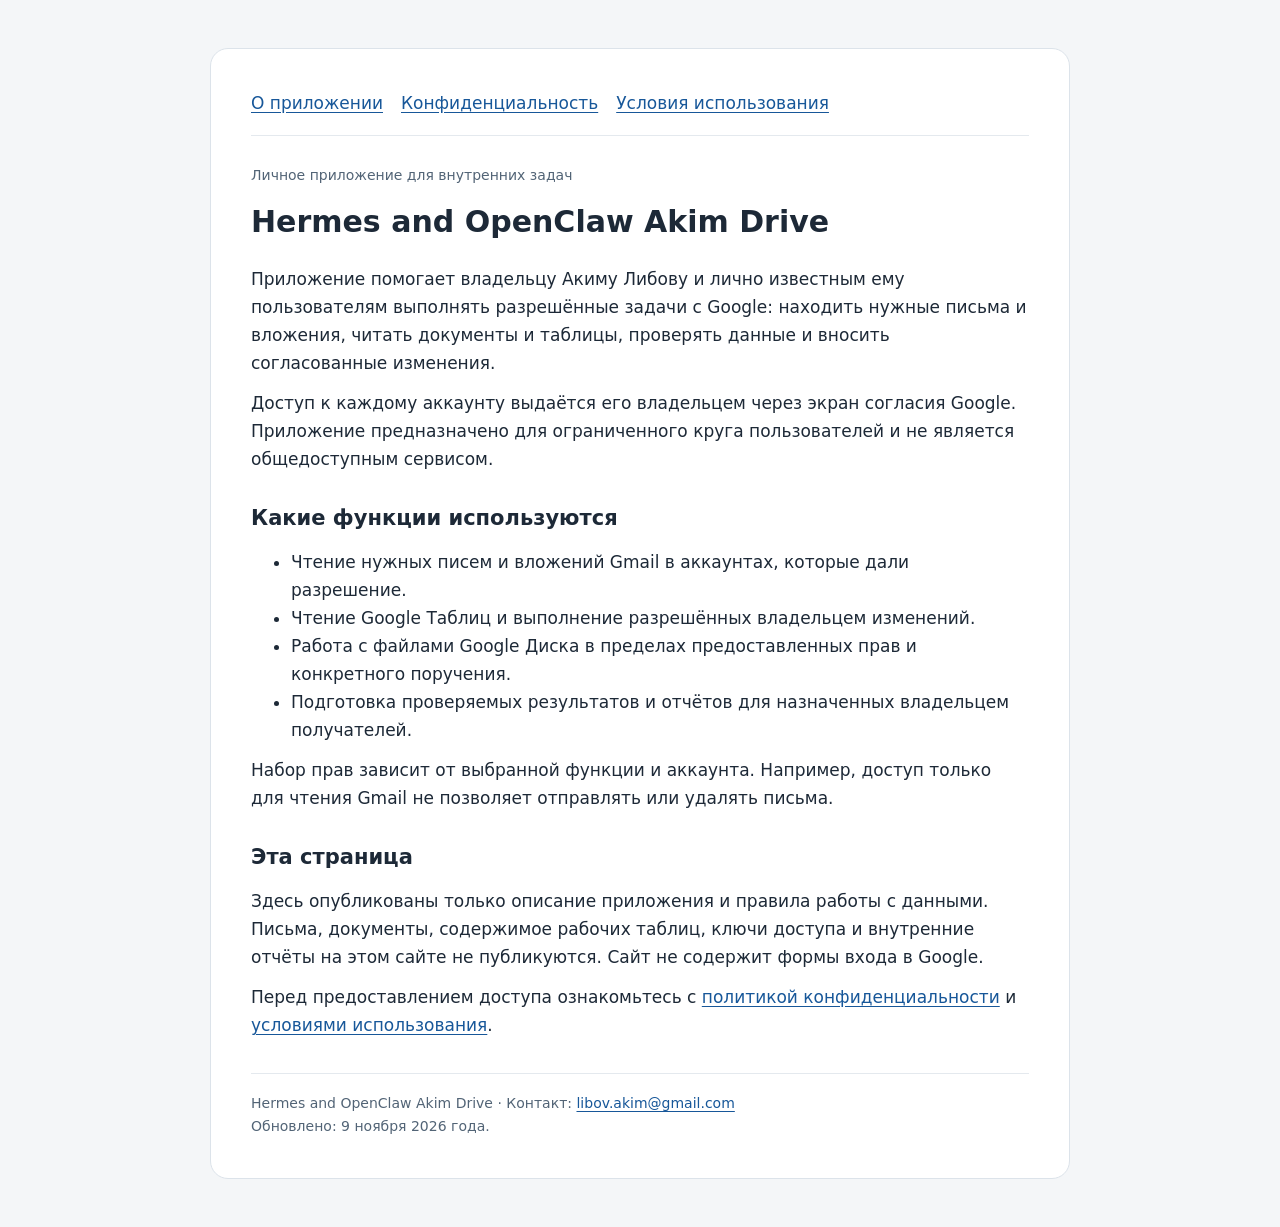
<file: index.html>
<!doctype html><html lang="ru"><head><meta charset="utf-8"><meta name="viewport" content="width=device-width,initial-scale=1"><meta name="description" content="Информация о внутреннем приложении Hermes and OpenClaw Akim Drive и его работе с данными Google."><title>О приложении · Hermes and OpenClaw Akim Drive</title><link rel="stylesheet" href="style.css"></head><body><main><nav aria-label="Разделы"><a href="./">О приложении</a><a href="privacy.html">Конфиденциальность</a><a href="terms.html">Условия использования</a></nav><p class="eyebrow">Личное приложение для внутренних задач</p><h1>Hermes and OpenClaw Akim Drive</h1><p>Приложение помогает владельцу Акиму Либову и лично известным ему пользователям выполнять разрешённые задачи с Google: находить нужные письма и вложения, читать документы и таблицы, проверять данные и вносить согласованные изменения.</p><p>Доступ к каждому аккаунту выдаётся его владельцем через экран согласия Google. Приложение предназначено для ограниченного круга пользователей и не является общедоступным сервисом.</p><h2>Какие функции используются</h2><ul><li>Чтение нужных писем и вложений Gmail в аккаунтах, которые дали разрешение.</li><li>Чтение Google Таблиц и выполнение разрешённых владельцем изменений.</li><li>Работа с файлами Google Диска в пределах предоставленных прав и конкретного поручения.</li><li>Подготовка проверяемых результатов и отчётов для назначенных владельцем получателей.</li></ul><p>Набор прав зависит от выбранной функции и аккаунта. Например, доступ только для чтения Gmail не позволяет отправлять или удалять письма.</p><h2>Эта страница</h2><p>Здесь опубликованы только описание приложения и правила работы с данными. Письма, документы, содержимое рабочих таблиц, ключи доступа и внутренние отчёты на этом сайте не публикуются. Сайт не содержит формы входа в Google.</p><p>Перед предоставлением доступа ознакомьтесь с <a href="privacy.html">политикой конфиденциальности</a> и <a href="terms.html">условиями использования</a>.</p><footer>Hermes and OpenClaw Akim Drive · Контакт: <a href="mailto:libov.akim@gmail.com">libov.akim@gmail.com</a><br>Обновлено: 9 ноября 2026 года.</footer></main></body></html>
</file>
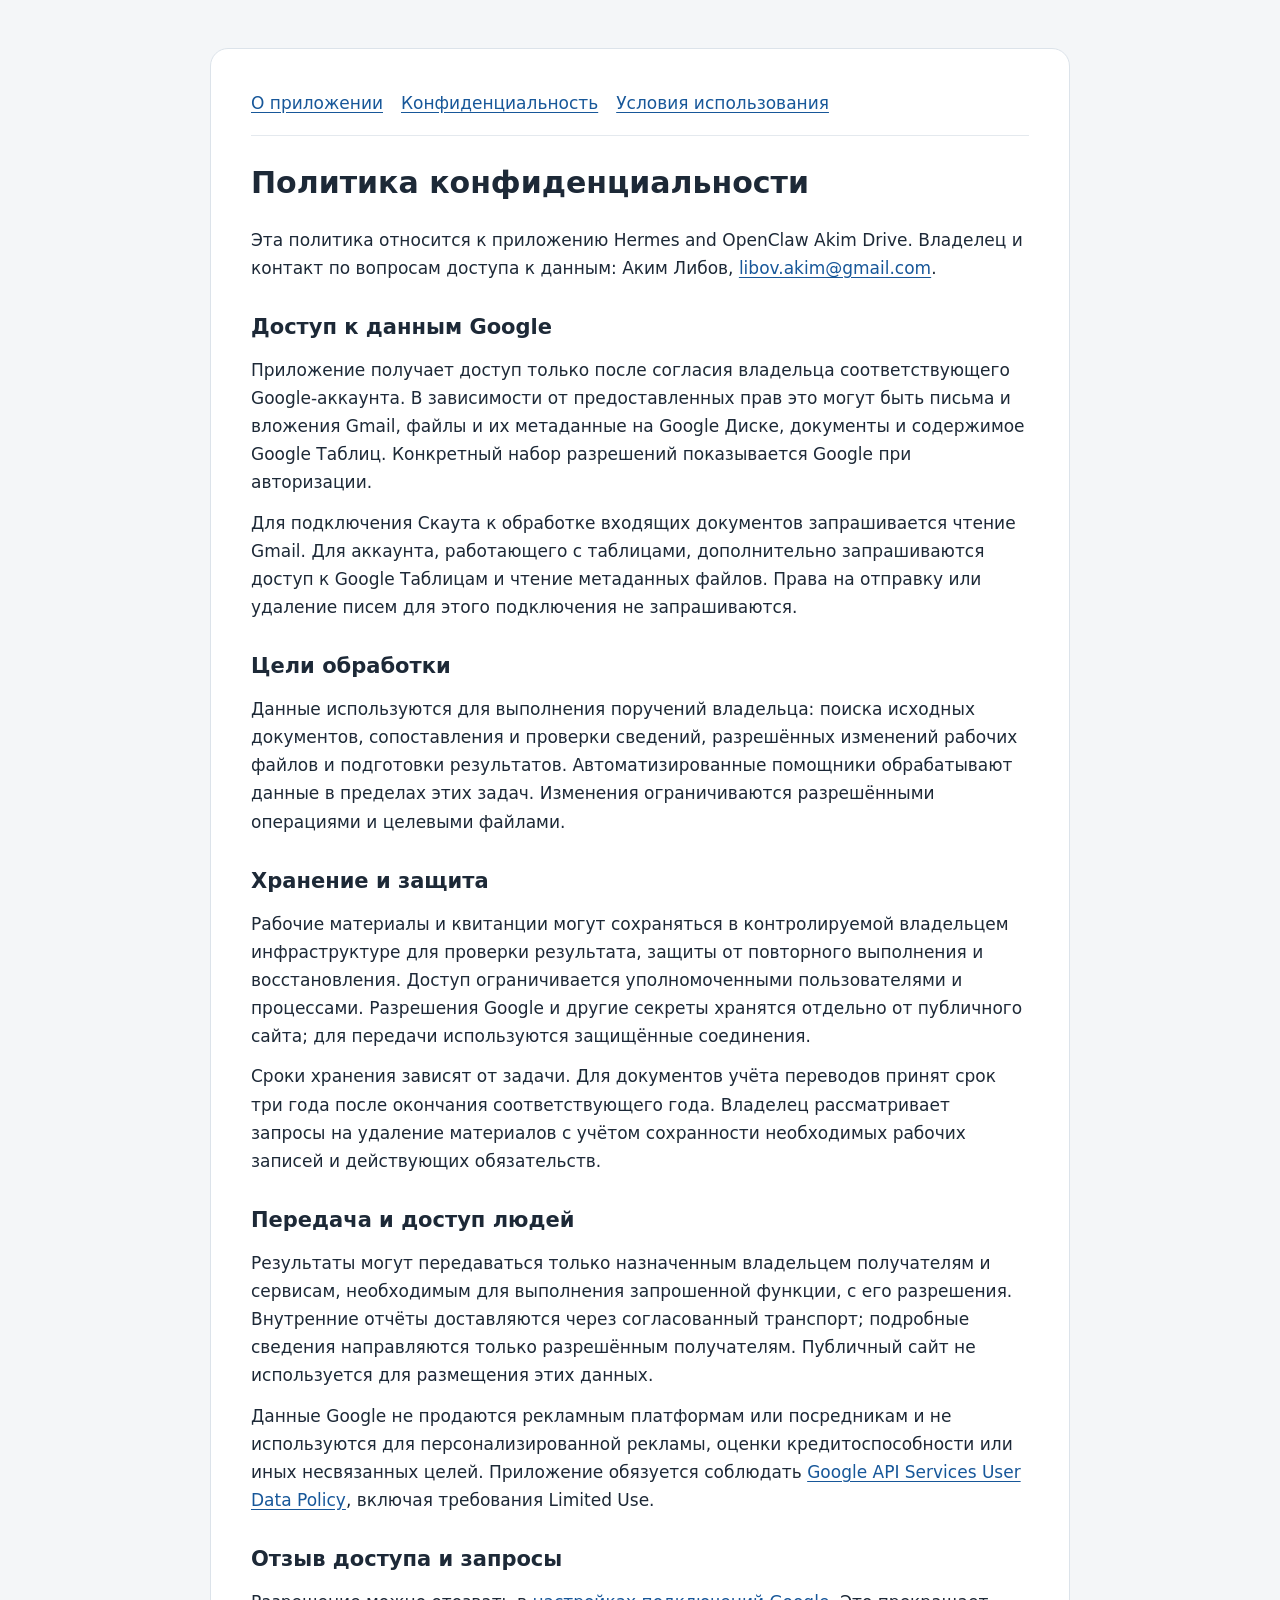
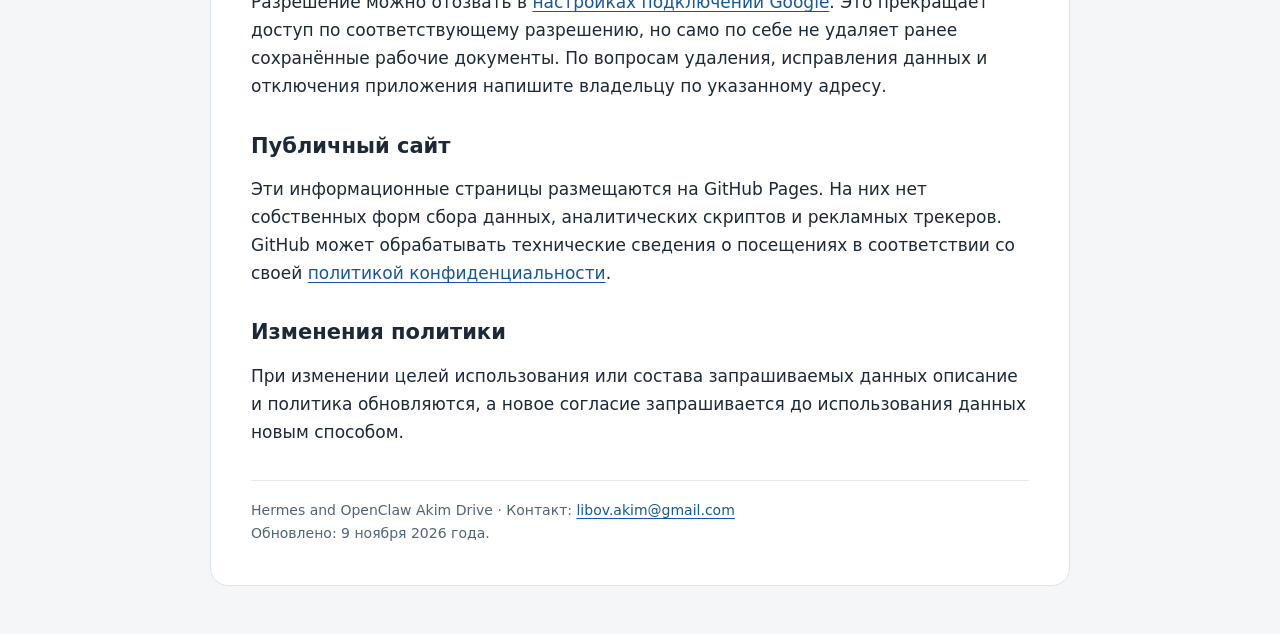
<file: privacy.html>
<!doctype html><html lang="ru"><head><meta charset="utf-8"><meta name="viewport" content="width=device-width,initial-scale=1"><meta name="description" content="Информация о внутреннем приложении Hermes and OpenClaw Akim Drive и его работе с данными Google."><title>Политика конфиденциальности · Hermes and OpenClaw Akim Drive</title><link rel="stylesheet" href="style.css"></head><body><main><nav aria-label="Разделы"><a href="./">О приложении</a><a href="privacy.html">Конфиденциальность</a><a href="terms.html">Условия использования</a></nav><h1>Политика конфиденциальности</h1><p>Эта политика относится к приложению Hermes and OpenClaw Akim Drive. Владелец и контакт по вопросам доступа к данным: Аким Либов, <a href="mailto:libov.akim@gmail.com">libov.akim@gmail.com</a>.</p><h2>Доступ к данным Google</h2><p>Приложение получает доступ только после согласия владельца соответствующего Google-аккаунта. В зависимости от предоставленных прав это могут быть письма и вложения Gmail, файлы и их метаданные на Google Диске, документы и содержимое Google Таблиц. Конкретный набор разрешений показывается Google при авторизации.</p><p>Для подключения Скаута к обработке входящих документов запрашивается чтение Gmail. Для аккаунта, работающего с таблицами, дополнительно запрашиваются доступ к Google Таблицам и чтение метаданных файлов. Права на отправку или удаление писем для этого подключения не запрашиваются.</p><h2>Цели обработки</h2><p>Данные используются для выполнения поручений владельца: поиска исходных документов, сопоставления и проверки сведений, разрешённых изменений рабочих файлов и подготовки результатов. Автоматизированные помощники обрабатывают данные в пределах этих задач. Изменения ограничиваются разрешёнными операциями и целевыми файлами.</p><h2>Хранение и защита</h2><p>Рабочие материалы и квитанции могут сохраняться в контролируемой владельцем инфраструктуре для проверки результата, защиты от повторного выполнения и восстановления. Доступ ограничивается уполномоченными пользователями и процессами. Разрешения Google и другие секреты хранятся отдельно от публичного сайта; для передачи используются защищённые соединения.</p><p>Сроки хранения зависят от задачи. Для документов учёта переводов принят срок три года после окончания соответствующего года. Владелец рассматривает запросы на удаление материалов с учётом сохранности необходимых рабочих записей и действующих обязательств.</p><h2>Передача и доступ людей</h2><p>Результаты могут передаваться только назначенным владельцем получателям и сервисам, необходимым для выполнения запрошенной функции, с его разрешения. Внутренние отчёты доставляются через согласованный транспорт; подробные сведения направляются только разрешённым получателям. Публичный сайт не используется для размещения этих данных.</p><p>Данные Google не продаются рекламным платформам или посредникам и не используются для персонализированной рекламы, оценки кредитоспособности или иных несвязанных целей. Приложение обязуется соблюдать <a href="https://developers.google.com/terms/api-services-user-data-policy">Google API Services User Data Policy</a>, включая требования Limited Use.</p><h2>Отзыв доступа и запросы</h2><p>Разрешение можно отозвать в <a href="https://myaccount.google.com/connections">настройках подключений Google</a>. Это прекращает доступ по соответствующему разрешению, но само по себе не удаляет ранее сохранённые рабочие документы. По вопросам удаления, исправления данных и отключения приложения напишите владельцу по указанному адресу.</p><h2>Публичный сайт</h2><p>Эти информационные страницы размещаются на GitHub Pages. На них нет собственных форм сбора данных, аналитических скриптов и рекламных трекеров. GitHub может обрабатывать технические сведения о посещениях в соответствии со своей <a href="https://docs.github.com/en/site-policy/privacy-policies/github-general-privacy-statement">политикой конфиденциальности</a>.</p><h2>Изменения политики</h2><p>При изменении целей использования или состава запрашиваемых данных описание и политика обновляются, а новое согласие запрашивается до использования данных новым способом.</p><footer>Hermes and OpenClaw Akim Drive · Контакт: <a href="mailto:libov.akim@gmail.com">libov.akim@gmail.com</a><br>Обновлено: 9 ноября 2026 года.</footer></main></body></html>
</file>
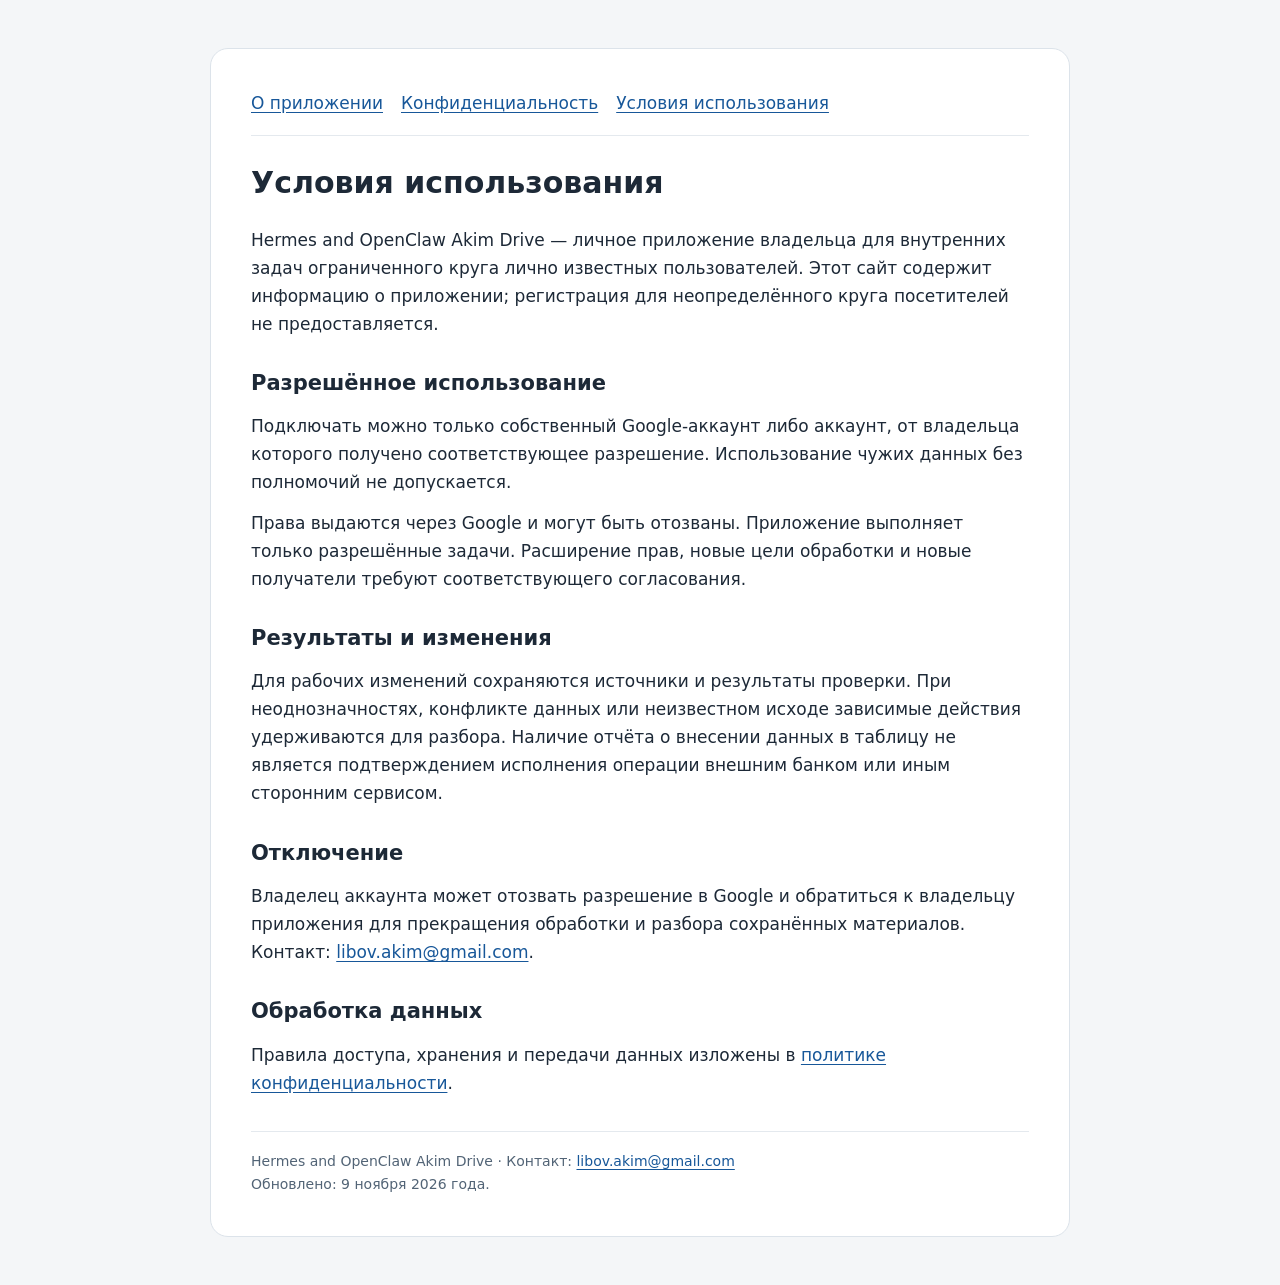
<file: terms.html>
<!doctype html><html lang="ru"><head><meta charset="utf-8"><meta name="viewport" content="width=device-width,initial-scale=1"><meta name="description" content="Информация о внутреннем приложении Hermes and OpenClaw Akim Drive и его работе с данными Google."><title>Условия использования · Hermes and OpenClaw Akim Drive</title><link rel="stylesheet" href="style.css"></head><body><main><nav aria-label="Разделы"><a href="./">О приложении</a><a href="privacy.html">Конфиденциальность</a><a href="terms.html">Условия использования</a></nav><h1>Условия использования</h1><p>Hermes and OpenClaw Akim Drive — личное приложение владельца для внутренних задач ограниченного круга лично известных пользователей. Этот сайт содержит информацию о приложении; регистрация для неопределённого круга посетителей не предоставляется.</p><h2>Разрешённое использование</h2><p>Подключать можно только собственный Google-аккаунт либо аккаунт, от владельца которого получено соответствующее разрешение. Использование чужих данных без полномочий не допускается.</p><p>Права выдаются через Google и могут быть отозваны. Приложение выполняет только разрешённые задачи. Расширение прав, новые цели обработки и новые получатели требуют соответствующего согласования.</p><h2>Результаты и изменения</h2><p>Для рабочих изменений сохраняются источники и результаты проверки. При неоднозначностях, конфликте данных или неизвестном исходе зависимые действия удерживаются для разбора. Наличие отчёта о внесении данных в таблицу не является подтверждением исполнения операции внешним банком или иным сторонним сервисом.</p><h2>Отключение</h2><p>Владелец аккаунта может отозвать разрешение в Google и обратиться к владельцу приложения для прекращения обработки и разбора сохранённых материалов. Контакт: <a href="mailto:libov.akim@gmail.com">libov.akim@gmail.com</a>.</p><h2>Обработка данных</h2><p>Правила доступа, хранения и передачи данных изложены в <a href="privacy.html">политике конфиденциальности</a>.</p><footer>Hermes and OpenClaw Akim Drive · Контакт: <a href="mailto:libov.akim@gmail.com">libov.akim@gmail.com</a><br>Обновлено: 9 ноября 2026 года.</footer></main></body></html>
</file>
<file: style.css>
:root{color-scheme:light}*{box-sizing:border-box}body{margin:0;background:#f4f6f8;color:#1d2937;font:17px/1.65 system-ui,-apple-system,Segoe UI,sans-serif}main{max-width:860px;margin:48px auto;padding:40px;background:#fff;border:1px solid #dce3ea;border-radius:18px}nav{display:flex;gap:18px;flex-wrap:wrap;border-bottom:1px solid #e4e9ee;padding-bottom:18px;margin-bottom:28px}a{color:#175799;text-underline-offset:3px}h1{font-size:30px;line-height:1.25;margin:16px 0 24px}h2{font-size:21px;margin:28px 0 12px}p,ul{margin:12px 0}.eyebrow,footer{font-size:14px;color:#526476}footer{border-top:1px solid #e4e9ee;margin-top:34px;padding-top:18px}@media(max-width:650px){main{margin:14px;padding:24px;border-radius:12px}h1{font-size:25px}}
</file>
